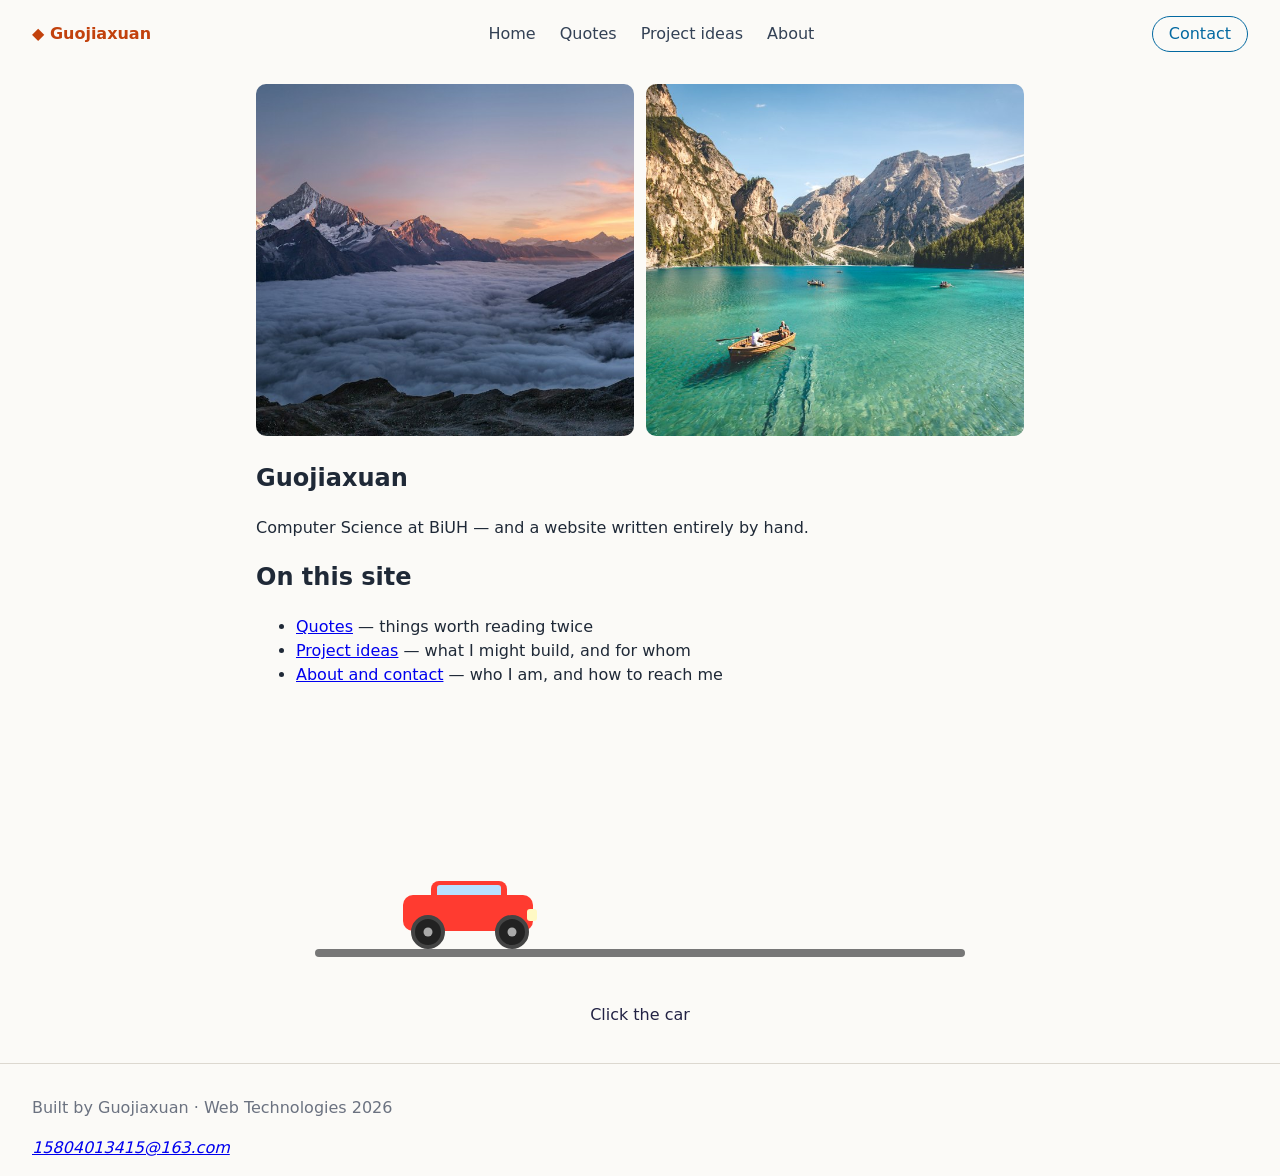
<file: index.html>
<!DOCTYPE html>
<html lang="en">
<head>
  <meta charset="UTF-8">
  <meta name="viewport" content="width=device-width, initial-scale=1.0">
  <title>Guojiaxuan</title>
  <link rel="icon" href="favicon-32.png" sizes="32x32">
  <link rel="apple-touch-icon" href="apple-touch-icon.png">
  <link rel="stylesheet" href="style.css">
  <style>
.stage, .stage * { box-sizing: border-box; }
.stage {
  position: relative;
  width: 90vw;
  max-width: 650px;
  height: 320px;
  margin: 40px auto 0; /* space above the stage */
}
.road {
  position: absolute;
  bottom: 90px;
  width: 100%;
  height: 8px;
  background: #777;
  border-radius: 4px;
}
.car {
  position: absolute;
  bottom: 98px;
  left: 80px;
  width: 150px;
  height: 60px;
  cursor: pointer;
}
.car-body {
  position: absolute;
  bottom: 18px;
  left: 8px;
  width: 130px;
  height: 36px;
  background: #ff3b30;
  border-radius: 10px;
}
.car-top {
  position: absolute;
  bottom: 48px;
  left: 36px;
  width: 76px;
  height: 20px;
  background: #ff3b30;
  border-radius: 8px 8px 0 0;
}
.window {
  position: absolute;
  bottom: 50px;
  left: 42px;
  width: 64px;
  height: 14px;
  background: #b8e1ff;
  border-radius: 3px;
}
.light {
  position: absolute;
  bottom: 28px;
  right: 8px;
  width: 10px;
  height: 12px;
  background: #fff9c4;
  border-radius: 3px;
}
.wheel {
  position: absolute;
  bottom: 0;
  width: 34px;
  height: 34px;
  background: #222;
  border-radius: 50%;
  border: 4px solid #444;
}
.wheel::after {
  content: "";
  position: absolute;
  top: 50%;
  left: 50%;
  transform: translate(-50%, -50%);
  width: 9px;
  height: 9px;
  background: #aaa;
  border-radius: 50%;
}
.wheel-back {
  left: 16px;
}
.wheel-front {
  right: 16px;
}
.car.go-forward .wheel {
  animation: spinForward 0.3s linear infinite;
}
@keyframes spinForward {
  from { transform: rotate(0deg); }
  to { transform: rotate(360deg); }
}
.car.go-back .wheel {
  animation: spinBack 0.3s linear infinite;
}
@keyframes spinBack {
  from { transform: rotate(0deg); }
  to { transform: rotate(-360deg); }
}
.tip {
  position: absolute;
  bottom: 20px;
  width: 100%;
  text-align: center;
  font-size: 16px;
  color: #224;
}
/* 首页两张照片：宽屏并排，窄屏上下堆叠 */
.photos {
  display: grid;
  grid-template-columns: 1fr 1fr;
  gap: 12px;
  margin-bottom: 1.5rem;
}
.photos img {
  width: 100%;
  height: 22rem;
  object-fit: cover;
  border-radius: 10px;
}
@media (max-width: 640px) {
  .photos { grid-template-columns: 1fr; }
  .photos img { height: 16rem; }
}
</style>
</head>
<body>
  <header id="site-header"></header>

  <main>
    <section class="hero">
      <div class="photos">
        <img src="Images/sunset-peaks.jpg" alt="Sunset light on snow-covered peaks above a sea of clouds">
        <img src="Images/alpine-lake.jpg" alt="Turquoise alpine lake ringed by cliffs and pine forest">
      </div>
      <h1>Guojiaxuan</h1>
      <p>Computer Science at BiUH — and a website written entirely by hand.</p >
    </section>

    <h2>On this site</h2>
    <ul>
      <li><a href="quote.html">Quotes</a > — things worth reading twice</li>
      <li><a href="project.html">Project ideas</a > — what I might build, and for whom</li>
      <li><a href="about.html">About and contact</a > — who I am, and how to reach me</li>
    </ul>
    
    <div class="stage">
      <div class="road"></div>
      <div class="car" id="car" role="button" tabindex="0" aria-label="Click the car">
        <div class="car-top"></div>
        <div class="window"></div>
        <div class="car-body"></div>
        <div class="light"></div>
        <div class="wheel wheel-back"></div>
        <div class="wheel wheel-front"></div>
      </div>
      <div class="tip" id="tipText">Click the car</div>
    </div>
  
  </main>

  <footer id="site-footer"></footer>

  <script src="nav.js"></script>

  <script>
const car = document.getElementById("car");
const tipText = document.getElementById("tipText");
const stage = document.querySelector(".stage");

const startPos = 80;
const step = 70;
const carWidth = 150;          /* .car width, from the CSS above */
const forwardDuration = 600;
const backSpeed = 0.8;

let pos = startPos;
let running = false;
let maxPos = 450;

function update() {
  car.style.left = pos + "px";
}

/* the road is as wide as the stage, so work out where the car must stop */
function measure() {
  const width = stage.clientWidth || stage.offsetWidth;
  maxPos = Math.max(startPos, width - carWidth - 16);
  if (pos > maxPos) {
    pos = maxPos;
    update();
  }
}

window.addEventListener("resize", measure);

function goForward() {
  return new Promise(resolve => {
    const from = pos;
    const to = Math.min(from + step, maxPos);
    const startTime = performance.now();
    car.classList.add("go-forward");

    function animate(now) {
      const elapsed = now - startTime;
      const progress = Math.min(elapsed / forwardDuration, 1);
      pos = from + (to - from) * progress;
      update();
      if (progress < 1) {
        requestAnimationFrame(animate);
      } else {
        car.classList.remove("go-forward");
        resolve();
      }
    }
    requestAnimationFrame(animate);
  });
}

function goBack() {
  return new Promise(resolve => {
    car.classList.add("go-back");
    function back() {
      pos -= backSpeed;
      if (pos <= startPos) {
        pos = startPos;
        update();
        car.classList.remove("go-back");
        resolve();
        return;
      }
      update();
      requestAnimationFrame(back);
    }
    back();
  });
}

car.addEventListener("click", async () => {
  if (running) return;
  running = true;
  tipText.textContent = "This car doesn't seem to listen to you";
  await goForward();
  await goBack();
  running = false;
});

measure();
car.addEventListener("keydown", (event) => {
  if (event.key === "Enter" || event.key === " ") {
    event.preventDefault();
    car.click();
  }
});

update();
</script>
</body>
</html>
</file>
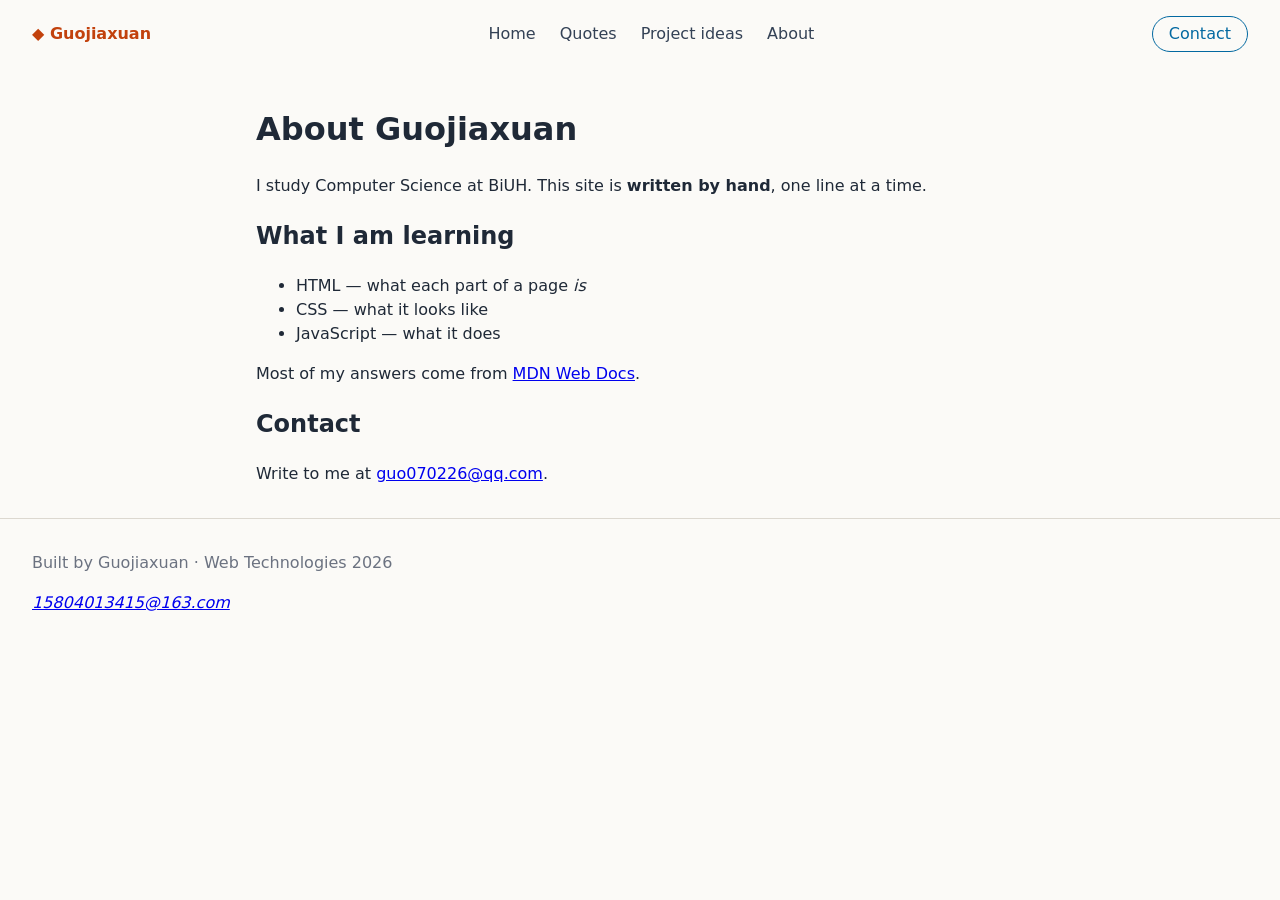
<file: about.html>
<!DOCTYPE html>
<html lang="en">
<head>
  <meta charset="UTF-8">
  <meta name="viewport" content="width=device-width, initial-scale=1.0">
  <title>About · Guojiaxuan</title>
  <link rel="icon" href="favicon-32.png" sizes="32x32">
  <link rel="apple-touch-icon" href="apple-touch-icon.png">
  <link rel="stylesheet" href="style.css">
</head>
<body>
  <header id="site-header"></header>

  <main>
    <h1>About Guojiaxuan</h1>
    <p>I study Computer Science at BiUH. This site is
      <strong>written by hand</strong>, one line at a time.</p >

    <h2>What I am learning</h2>
    <ul>
      <li>HTML — what each part of a page <em>is</em></li>
      <li>CSS — what it looks like</li>
      <li>JavaScript — what it does</li>
    </ul>
    <p>Most of my answers come from
      <a href="https://developer.mozilla.org/">MDN Web Docs</a >.</p >

    <section id="contact">
      <h2>Contact</h2>
      <p>Write to me at
        <a href="mailto:guo070226@qq.com">guo070226@qq.com</a >.</p >
    </section>
  </main>

  <footer id="site-footer"></footer>

  <script src="nav.js"></script>
</body>
</html>
</file>
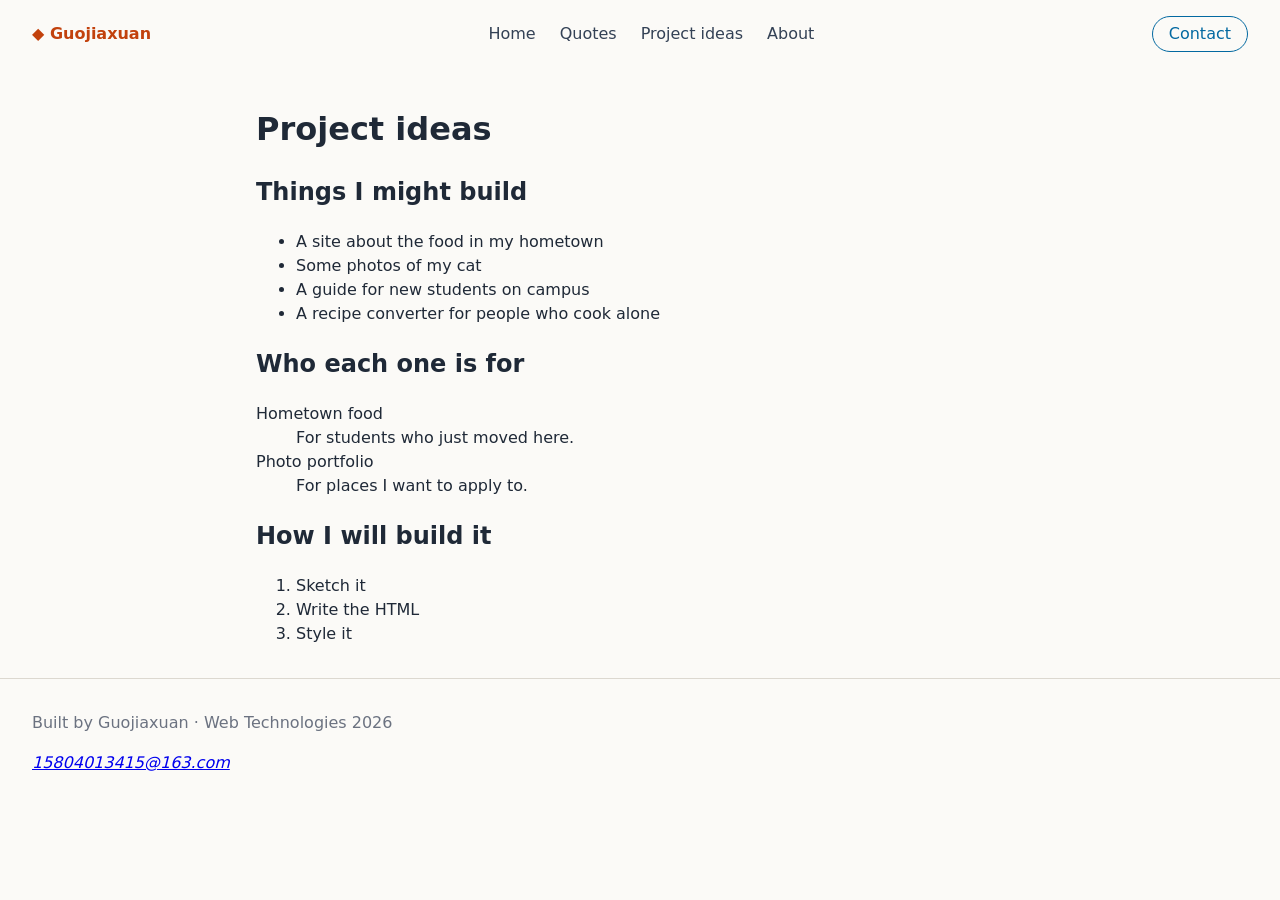
<file: project.html>
<!DOCTYPE html>
<html lang="en">
<head>
  <meta charset="UTF-8">
  <meta name="viewport" content="width=device-width, initial-scale=1.0">
  <title>Project ideas · Guojiaxuan</title>
  <link rel="icon" href="favicon-32.png" sizes="32x32">
  <link rel="apple-touch-icon" href="apple-touch-icon.png">
  <link rel="stylesheet" href="style.css">
</head>
<body>
  <header id="site-header"></header>

  <main>
    <h1>Project ideas</h1>

    <h2>Things I might build</h2>
    <ul>
      <li>A site about the food in my hometown</li>
      <li>Some photos of my cat</li>
      <li>A guide for new students on campus</li>
      <li>A recipe converter for people who cook alone</li>
    </ul>

    <h2>Who each one is for</h2>
    <dl>
      <dt>Hometown food</dt>
      <dd>For students who just moved here.</dd>

      <dt>Photo portfolio</dt>
      <dd>For places I want to apply to.</dd>

      <!-- one <dt> and one <dd> per idea -->
    </dl>

    <h2>How I will build it</h2>
    <ol>
      <li>Sketch it</li>
      <li>Write the HTML</li>
      <li>Style it</li>
    </ol>
  </main>

  <footer id="site-footer"></footer>

  <script src="nav.js"></script>
</body>
</html>
</file>
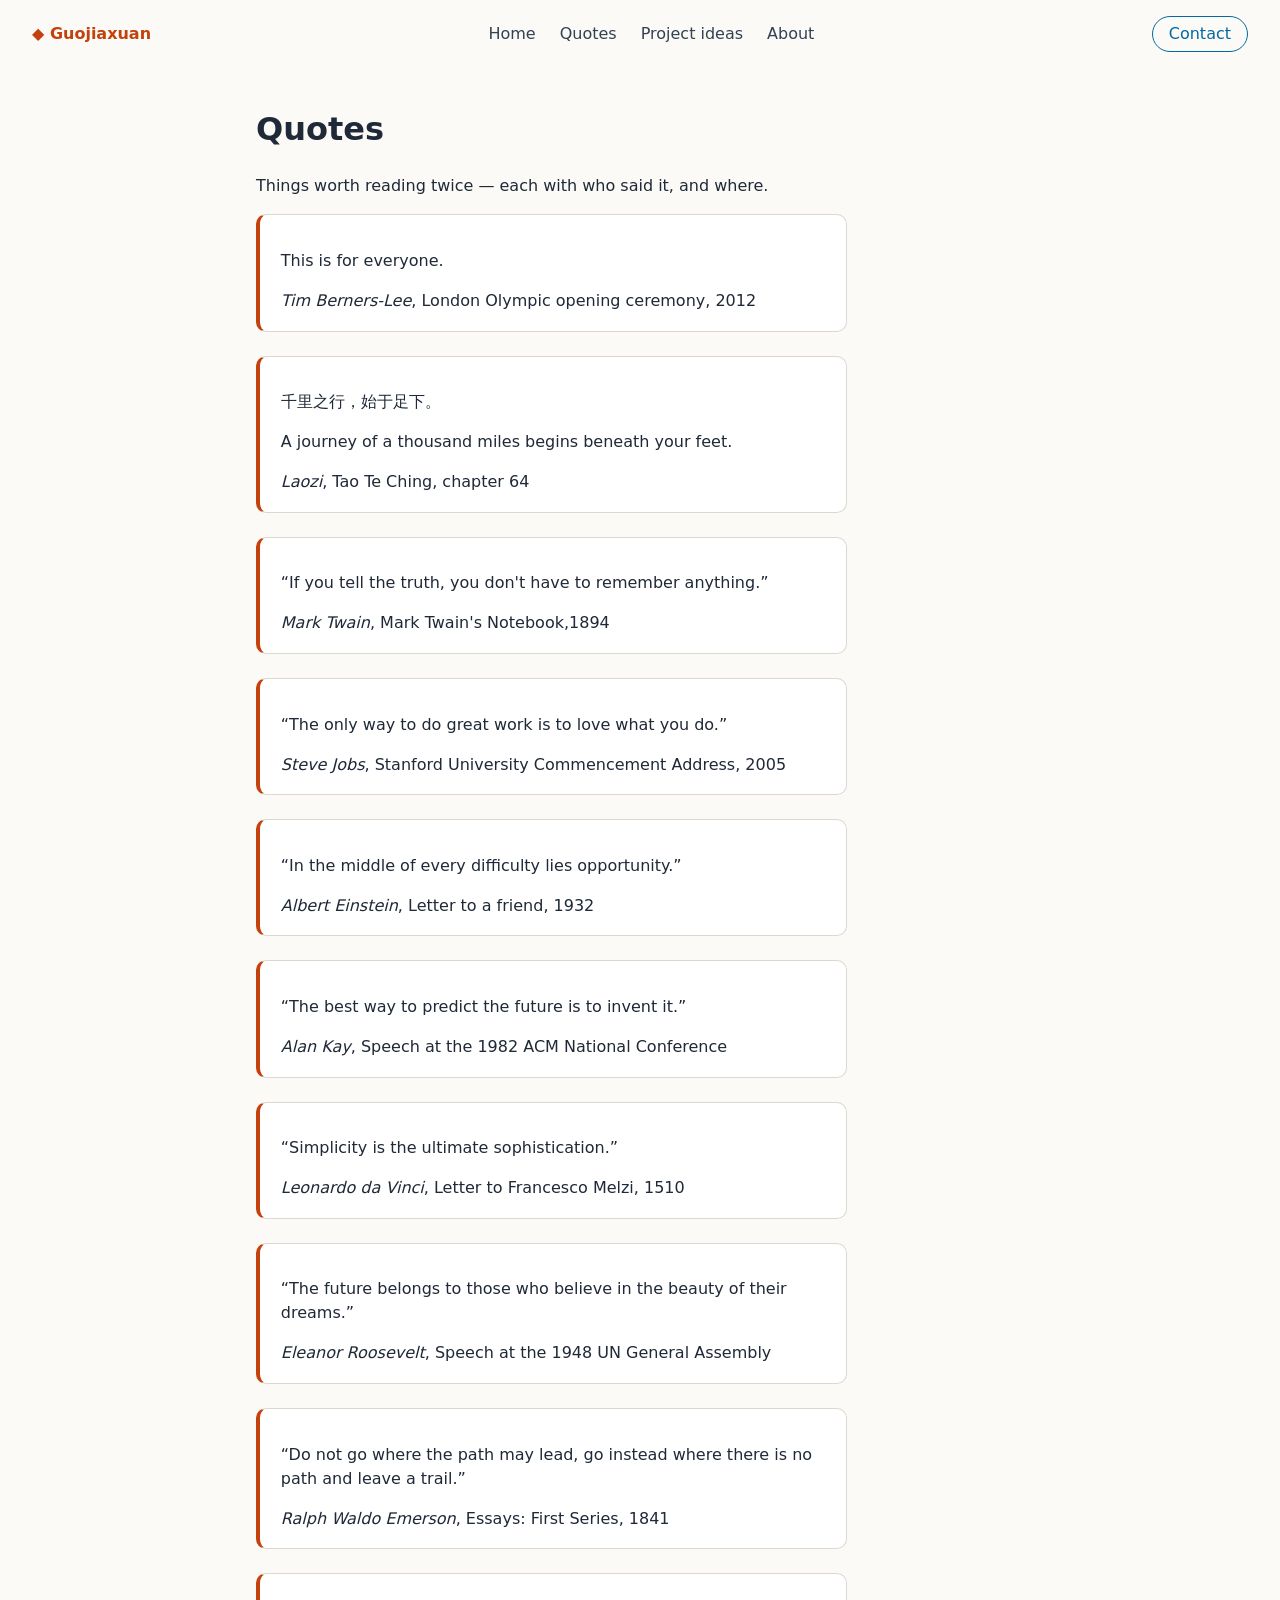
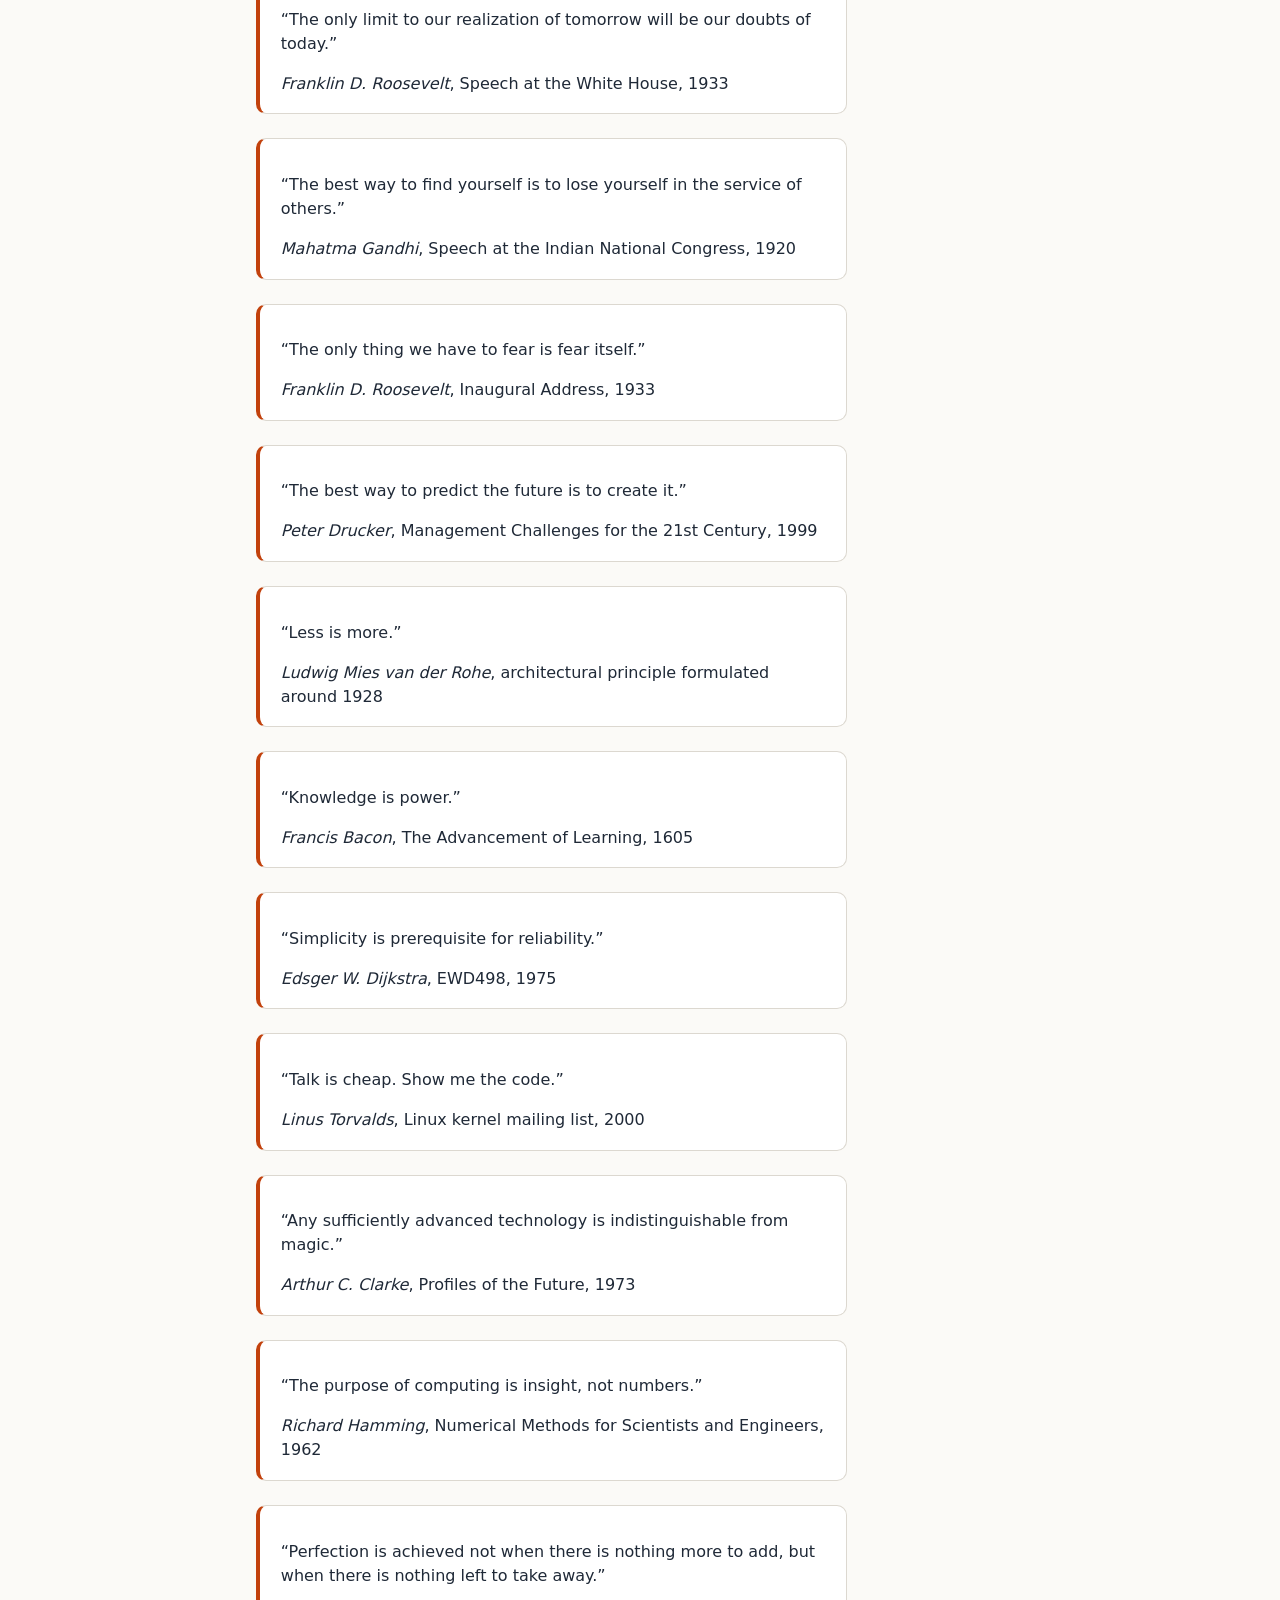
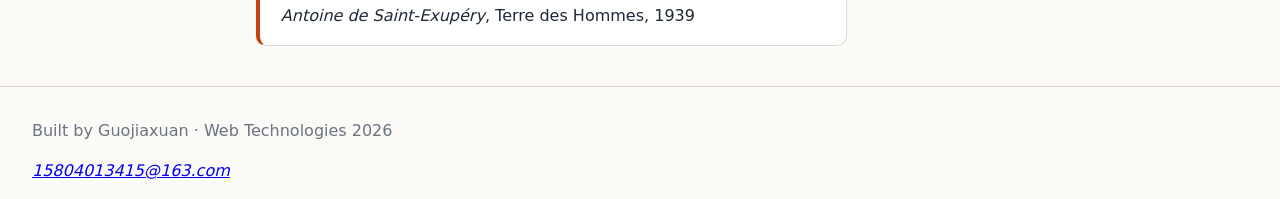
<file: quote.html>
<!DOCTYPE html>
<html lang="en">
<head>
  <meta charset="UTF-8">
  <meta name="viewport" content="width=device-width, initial-scale=1.0">
  <title>Quotes · Guojiaxuan</title>
  <link rel="icon" href="favicon-32.png" sizes="32x32">
  <link rel="apple-touch-icon" href="apple-touch-icon.png">
  <link rel="stylesheet" href="style.css">
</head>
<body>
  <header id="site-header"></header>

  <main>
    <h1>Quotes</h1>
    <p>Things worth reading twice — each with who said it, and where.</p >

    <article class="quote">
      <blockquote>
        <p>This is for everyone.</p >
      </blockquote>
      <footer>
        <cite>Tim Berners-Lee</cite>,
        <span class="source">London Olympic opening ceremony, 2012</span>
      </footer>
    </article>

    <article class="quote">
      <blockquote>
        <p lang="zh">千里之行，始于足下。</p >
        <p>A journey of a thousand miles begins beneath your feet.</p >
      </blockquote>
      <footer>
        <cite>Laozi</cite>,
        <span class="source">Tao Te Ching, chapter 64</span>
      </footer>
    </article>

    <article class="quote">
      <blockquote>
        <p>“If you tell the truth, you don't have to remember anything.”</p >
      </blockquote>
      <footer>
        <cite>Mark Twain</cite>,
        <span class="source">Mark Twain's Notebook,1894</span>
      </footer>
    </article>

    <article class="quote">
      <blockquote>
        <p>“The only way to do great work is to love what you do.”</p >
      </blockquote>
      <footer>
        <cite>Steve Jobs</cite>,
        <span class="source">Stanford University Commencement Address, 2005</span>
      </footer>
    </article>

    <article class="quote">
      <blockquote>
        <p>“In the middle of every difficulty lies opportunity.”</p >
      </blockquote>
      <footer>
        <cite>Albert Einstein</cite>,
        <span class="source">Letter to a friend, 1932</span>
      </footer>
    </article>

    <article class="quote">
      <blockquote>
        <p>“The best way to predict the future is to invent it.”</p >
      </blockquote>
      <footer>
        <cite>Alan Kay</cite>,
        <span class="source">Speech at the 1982 ACM National Conference</span>
      </footer>
    </article>

    <article class="quote">
      <blockquote>
        <p>“Simplicity is the ultimate sophistication.”</p >
      </blockquote>
      <footer>
        <cite>Leonardo da Vinci</cite>,
        <span class="source">Letter to Francesco Melzi, 1510</span>
      </footer>
    </article>

    <article class="quote">
      <blockquote>
        <p>“The future belongs to those who believe in the beauty of their dreams.”</p >
      </blockquote>
      <footer>
        <cite>Eleanor Roosevelt</cite>,
        <span class="source">Speech at the 1948 UN General Assembly</span>
      </footer>
    </article>

    <article class="quote">
      <blockquote>
        <p>“Do not go where the path may lead, go instead where there is no path and leave a trail.”</p >
      </blockquote>
      <footer>
        <cite>Ralph Waldo Emerson</cite>,
        <span class="source">Essays: First Series, 1841</span>
      </footer>
    </article>

    <article class="quote">
      <blockquote>
        <p>“The only limit to our realization of tomorrow will be our doubts of today.”</p >
      </blockquote>
      <footer>
        <cite>Franklin D. Roosevelt</cite>,
        <span class="source">Speech at the White House, 1933</span>
      </footer>
    </article>

    <article class="quote">
      <blockquote>
        <p>“The best way to find yourself is to lose yourself in the service of others.”</p >
      </blockquote>
      <footer>
        <cite>Mahatma Gandhi</cite>,
        <span class="source">Speech at the Indian National Congress, 1920</span>
      </footer>
    </article>

    <article class="quote">
      <blockquote>
        <p>“The only thing we have to fear is fear itself.”</p >
      </blockquote>
      <footer>
        <cite>Franklin D. Roosevelt</cite>,
        <span class="source">Inaugural Address, 1933</span>
      </footer>
    </article>

    <article class="quote">
      <blockquote>
        <p>“The best way to predict the future is to create it.”</p >
      </blockquote>
      <footer>
        <cite>Peter Drucker</cite>,
        <span class="source">Management Challenges for the 21st Century, 1999</span>
      </footer>
    </article>

    <article class="quote">
      <blockquote>
        <p>“Less is more.”</p >
      </blockquote>
      <footer>
        <cite>Ludwig Mies van der Rohe</cite>,
        <span class="source">architectural principle formulated around 1928</span>
      </footer>
    </article>

    <article class="quote">
      <blockquote>
        <p>“Knowledge is power.”</p >
      </blockquote>
      <footer>
        <cite>Francis Bacon</cite>,
        <span class="source">The Advancement of Learning, 1605</span>
      </footer>
    </article>

    <article class="quote">
      <blockquote>
        <p>“Simplicity is prerequisite for reliability.”</p >
      </blockquote>
      <footer>
        <cite>Edsger W. Dijkstra</cite>,
        <span class="source">EWD498, 1975</span>
      </footer>
    </article>

    <article class="quote">
      <blockquote>
        <p>“Talk is cheap. Show me the code.”</p >
      </blockquote>
      <footer>
        <cite>Linus Torvalds</cite>,
        <span class="source">Linux kernel mailing list, 2000</span>
      </footer>
    </article>

    <article class="quote">
      <blockquote>
        <p>“Any sufficiently advanced technology is indistinguishable from magic.”</p >
      </blockquote>
      <footer>
        <cite>Arthur C. Clarke</cite>,
        <span class="source">Profiles of the Future, 1973</span>
      </footer>
    </article>

    <article class="quote">
      <blockquote>
        <p>“The purpose of computing is insight, not numbers.”</p >
      </blockquote>
      <footer>
        <cite>Richard Hamming</cite>,
        <span class="source">Numerical Methods for Scientists and Engineers, 1962</span>
      </footer>
    </article>

    <article class="quote">
      <blockquote>
        <p>“Perfection is achieved not when there is nothing more to add, but when there is nothing left to take away.”</p >
      </blockquote>
      <footer>
        <cite>Antoine de Saint-Exupéry</cite>,
        <span class="source">Terre des Hommes, 1939</span>
      </footer>
    </article>

    <!-- one <article> per quote — twenty in total -->
  </main>

  <footer id="site-footer"></footer>

  <script src="nav.js"></script>
</body>
</html>
</file>
<file: style.css>
/* style.css — one file, linked from every page */

/* 1 · Text: set it once on body, everything inside inherits it */
body {
  margin: 0;
  font-family: system-ui, sans-serif;
  line-height: 1.5;
  color: #1f2937;
  background: #fbfaf7;
}

/* 2 · The content column */
main {
  max-width: 48rem;
  margin: 0 auto;           /* centred */
  padding: 1rem 2rem;
}

img {
  max-width: 100%;          /* never wider than its box */
  height: auto;
}

/* 3 · The homepage hero: one wide photo, cropped to fit */
.hero img {
  width: 100%;
  height: 20rem;
  object-fit: cover;        /* fill the box, crop the rest — never squash */
  border-radius: 10px;
}

/* 4 · The header: logo left, links centred, action right */
nav {
  display: flex;
  align-items: center;
  gap: 1rem;
  padding: 1rem 2rem;
}

nav .links {
  display: flex;
  gap: 1.5rem;
  margin: 0 auto;           /* pushes it to the centre */
  padding: 0;
  list-style: none;         /* no bullets */
}

nav a {
  color: #334155;
  text-decoration: none;    /* no underlines */
}

nav .logo {
  font-weight: 800;
  color: #c2410c;
}

nav .action {
  border: 1.5px solid #0369a1;
  border-radius: 99px;      /* a pill */
  padding: .3em 1em;
  color: #0369a1;
}

nav a:hover {
  color: #c2410c;
}

/* 5 · One quote card — the box model, on all twenty at once */
.quote {
  max-width: 34rem;
  margin-bottom: 1.5rem;    /* space outside */
  padding: 1.1em 1.3em;     /* space inside */
  background: #fff;
  border: 1px solid #dcd8d0;
  border-left: 4px solid #c2410c;
  border-radius: 10px;
}

.quote blockquote {
  margin: 0;                /* drop the browser's indent inside the card */
}

/* 6 · The site footer: by id, because every quote has a <footer> too */
#site-footer {
  padding: 1rem 2rem;
  border-top: 1px solid #dcd8d0;
  color: #6b7280;
}

/* 7 · Keyboard focus: visible on every interactive thing */
a:focus-visible,
button:focus-visible,
[role="button"]:focus-visible {
  outline: 3px solid #c2410c;
  outline-offset: 3px;
  border-radius: 4px;
}

/* 8 · Narrow screens: the nav becomes two lines, photos stop being 20rem tall */
@media (max-width: 768px) {
  main { padding: 1rem 1.25rem 2rem; }
  nav {
    flex-wrap: wrap;
    gap: .5rem 1rem;
    padding: .9rem 1.25rem;
  }
  nav .links {
    order: 3;
    width: 100%;
    margin: 0;
    gap: 1rem;
    font-size: .95rem;
  }
  nav .action { margin-left: auto; order: 2; }
  .hero img { height: auto; aspect-ratio: 16 / 10; }
}

@media (max-width: 520px) {
  body { font-size: 15px; }
  nav .links { font-size: .92rem; gap: .6rem; }
  .hero img { aspect-ratio: 4 / 3; border-radius: 8px; }
  .quote { padding: 1em 1.1em; }
}
</file>
